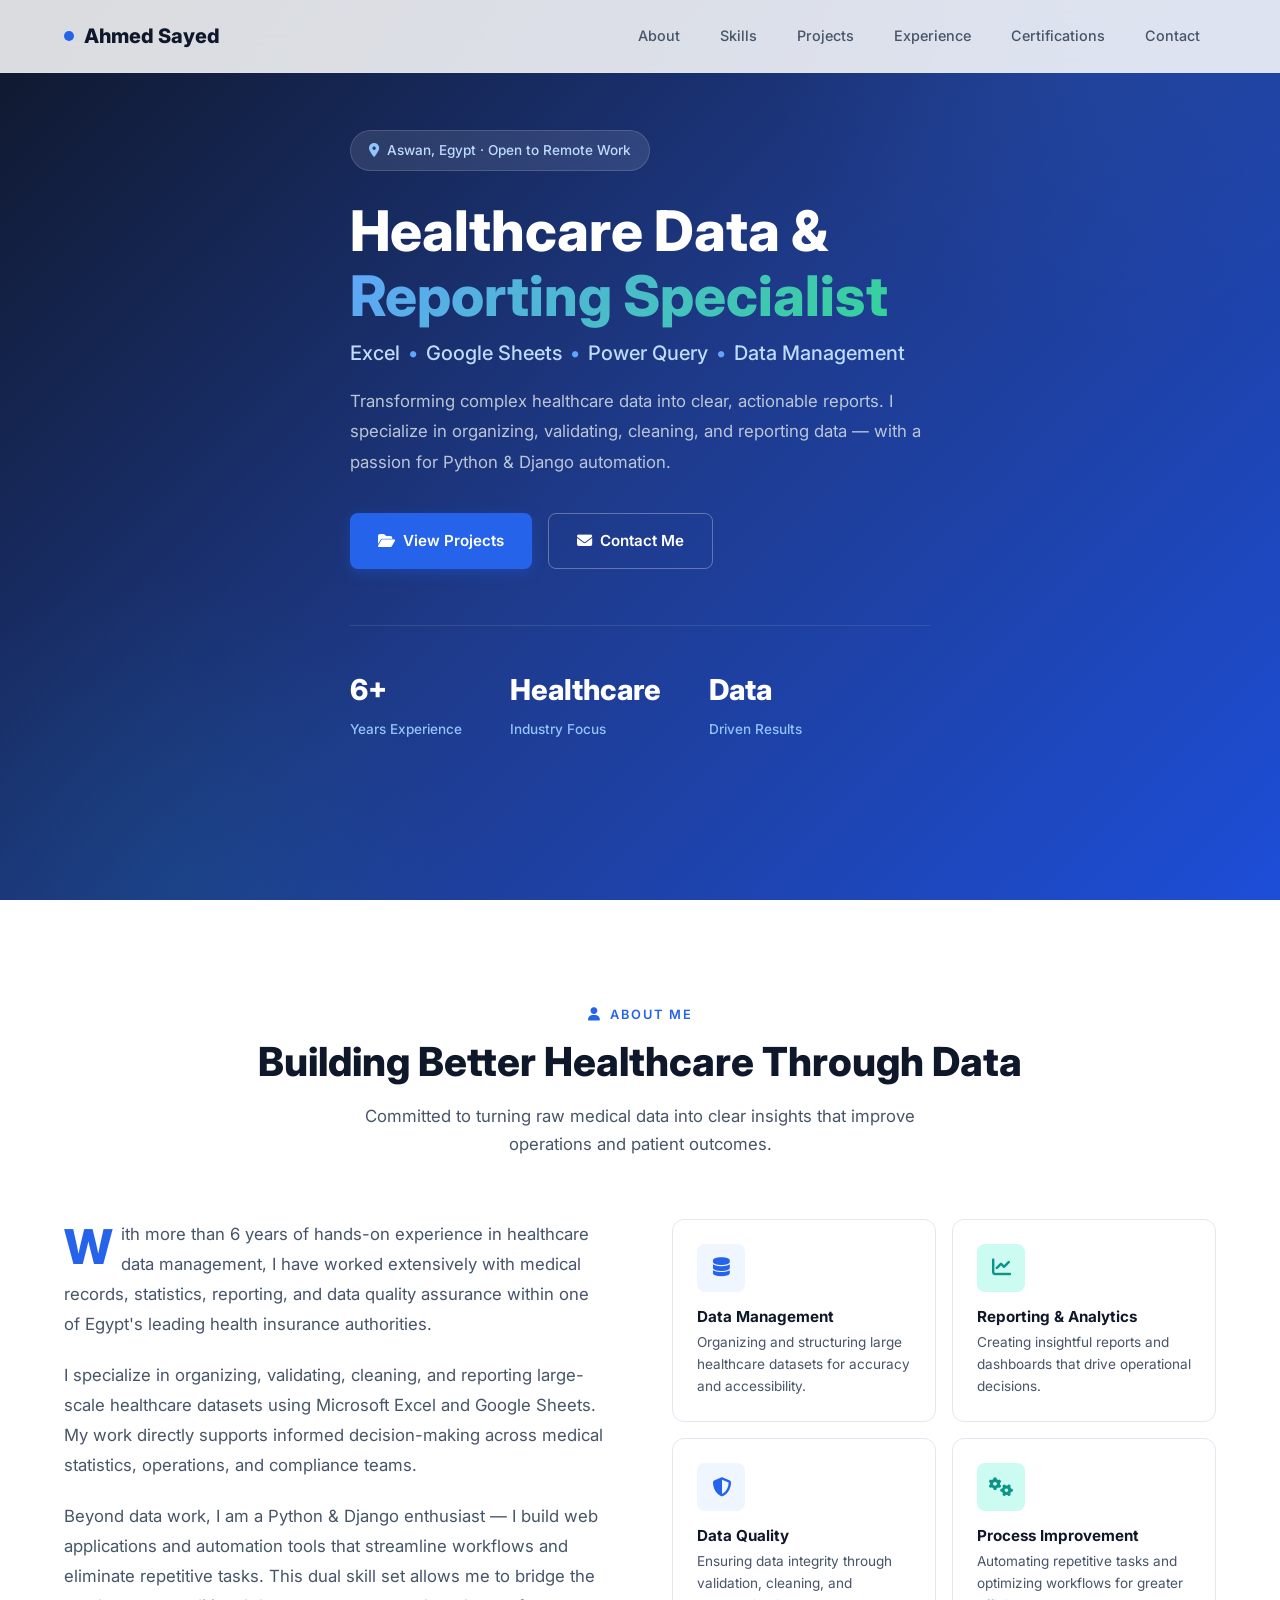
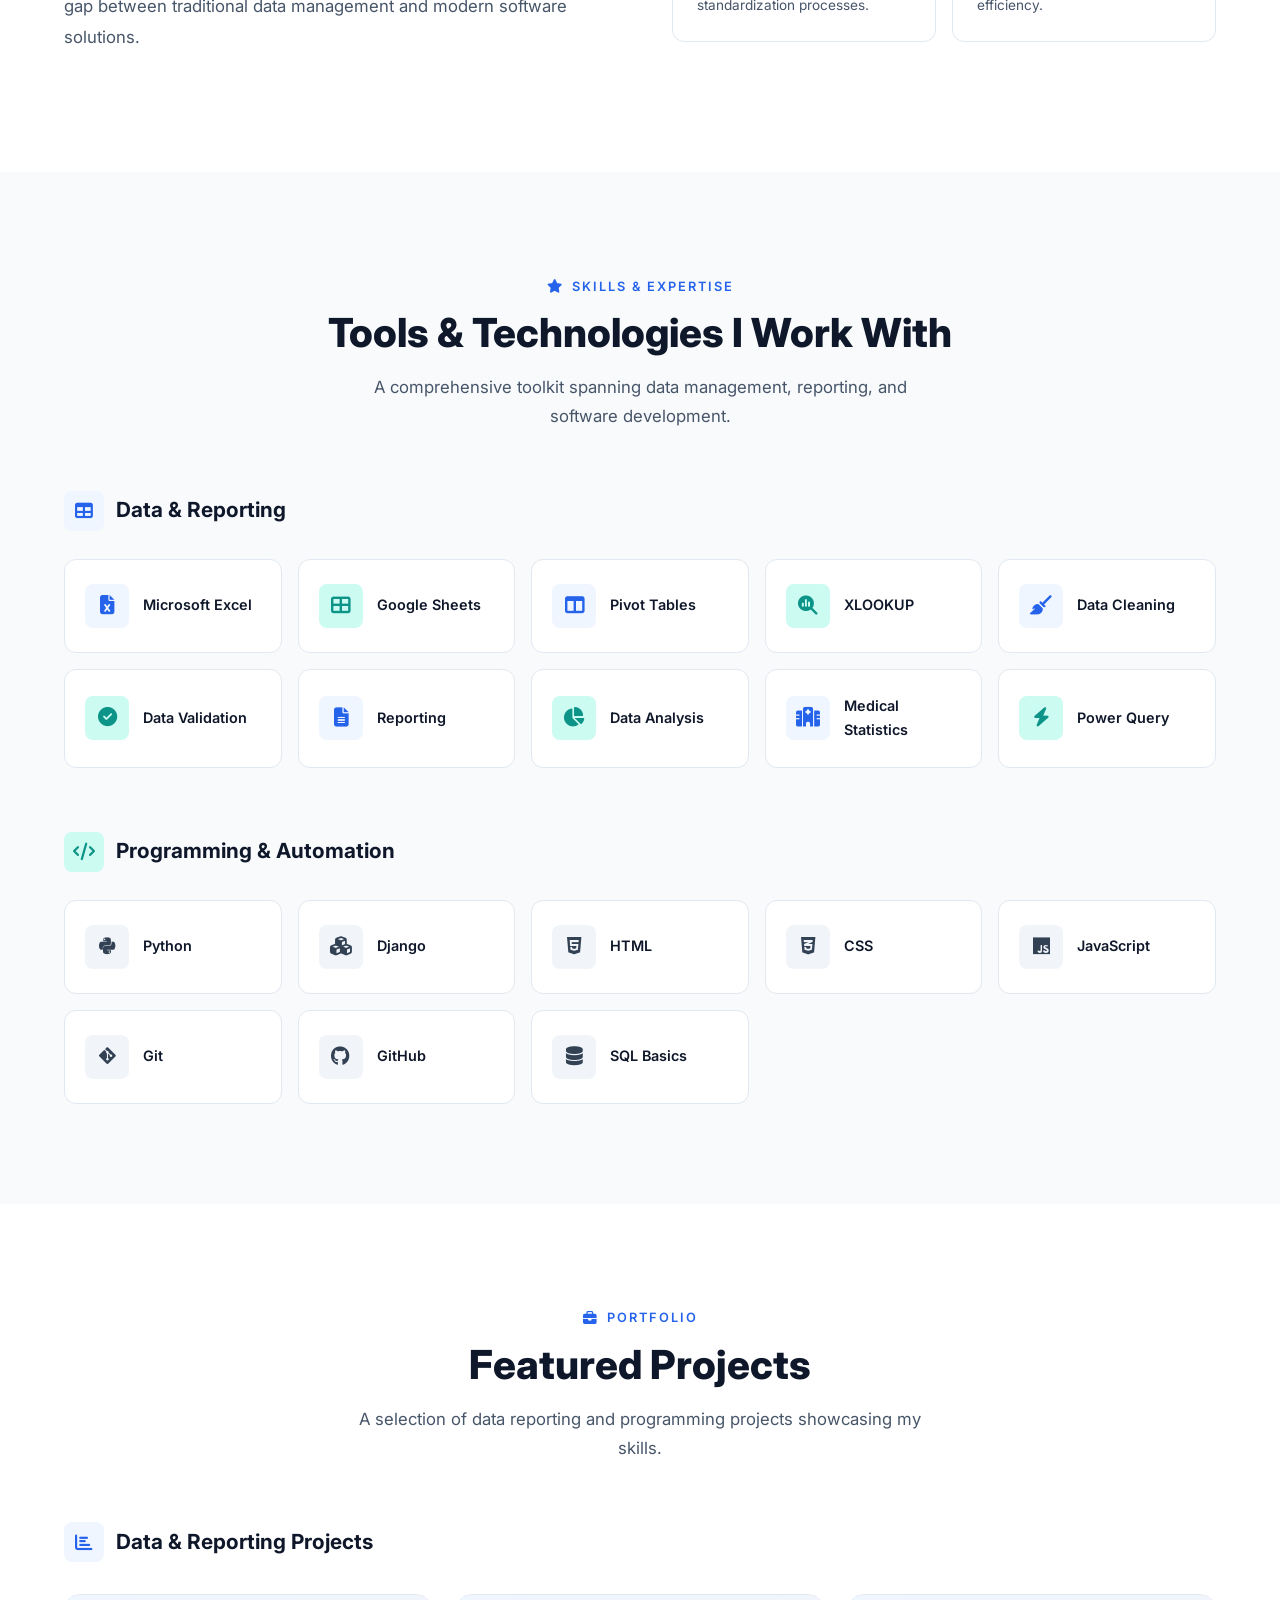
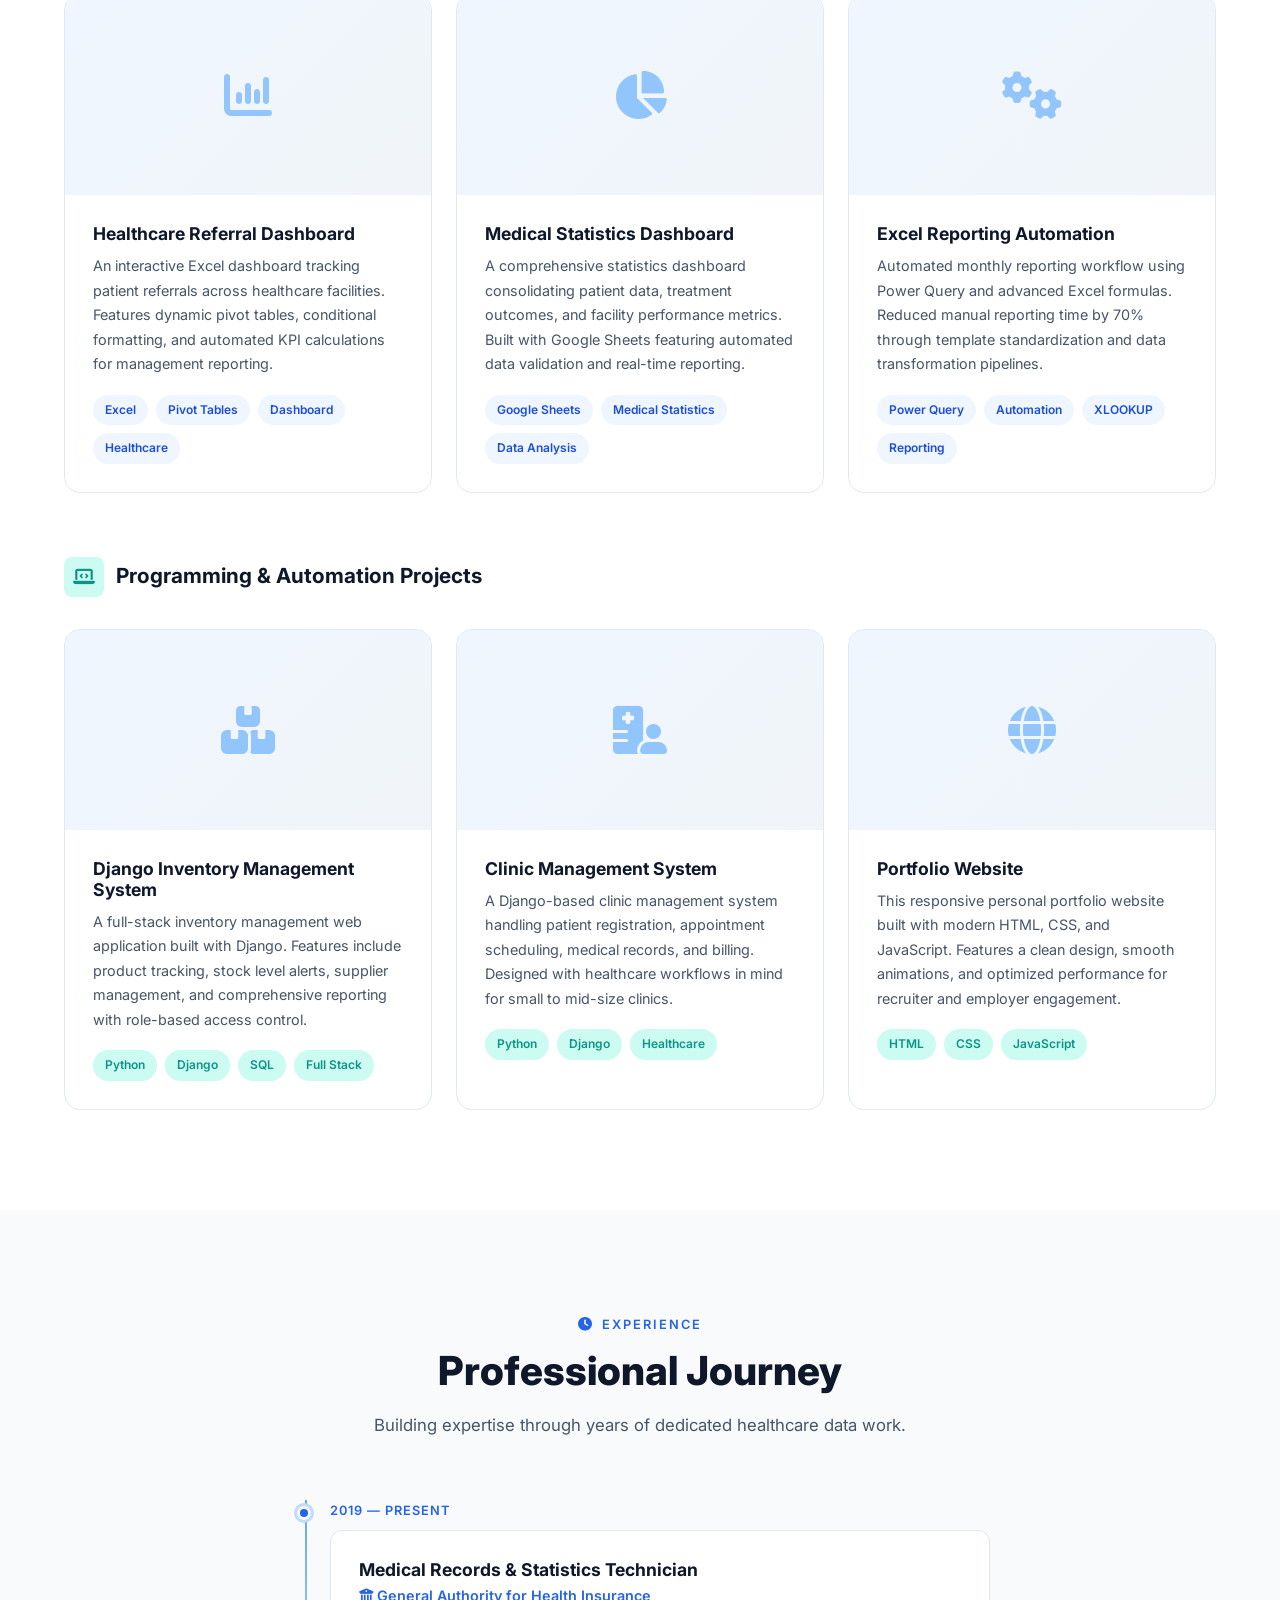
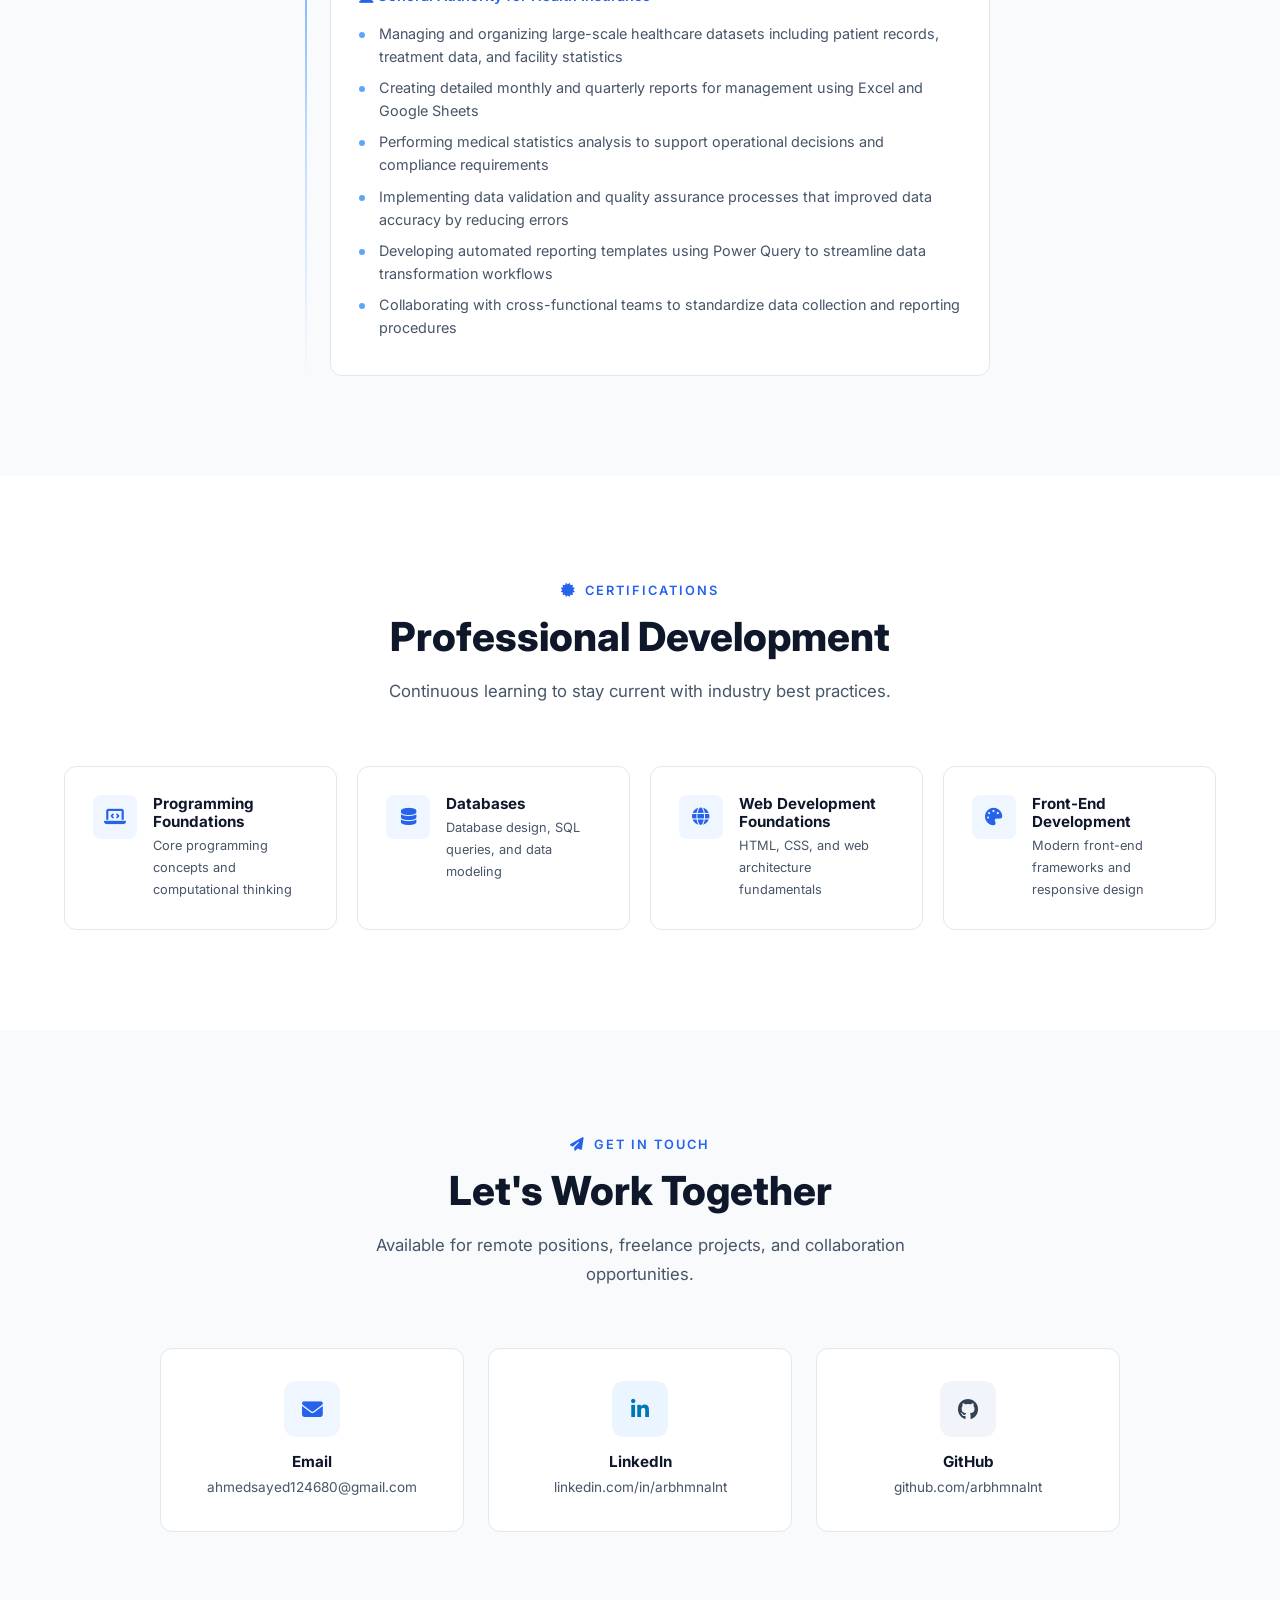
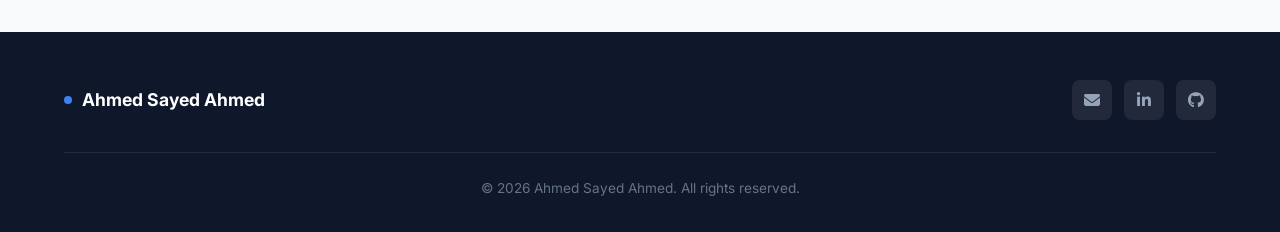
<file: index.html>
<!DOCTYPE html>
<html lang="en">
<head>
  <meta charset="UTF-8">
  <meta name="viewport" content="width=device-width, initial-scale=1.0">
  <title>Ahmed Sayed Ahmed — Healthcare Data & Reporting Specialist</title>
  <meta name="description" content="Healthcare Data & Reporting Specialist with 6+ years of experience in medical records, statistics, reporting, and data management. Excel, Google Sheets, Power Query, Python & Django.">
  <meta name="keywords" content="healthcare data, reporting specialist, medical statistics, Excel, Google Sheets, data management, Python, Django">
  <meta name="author" content="Ahmed Sayed Ahmed">

  <!-- Open Graph -->
  <meta property="og:title" content="Ahmed Sayed Ahmed — Healthcare Data & Reporting Specialist">
  <meta property="og:description" content="6+ years of experience in healthcare data, medical records, statistics, reporting, and data management.">
  <meta property="og:type" content="website">

  <!-- Fonts -->
  <link rel="preconnect" href="https://fonts.googleapis.com">
  <link rel="preconnect" href="https://fonts.gstatic.com" crossorigin>
  <link href="https://fonts.googleapis.com/css2?family=Inter:wght@400;500;600;700;800&display=swap" rel="stylesheet">

  <!-- Icons -->
  <link rel="stylesheet" href="https://cdnjs.cloudflare.com/ajax/libs/font-awesome/6.5.1/css/all.min.css">

  <!-- Styles -->
  <link rel="stylesheet" href="styles.css">
</head>
<body>

  <!-- ========== NAVIGATION ========== -->
  <nav class="navbar" id="navbar">
    <div class="container">
      <a href="#hero" class="nav-brand">
        <span class="brand-dot"></span>
        Ahmed Sayed
      </a>

      <ul class="nav-links" id="nav-links">
        <li><a href="#about">About</a></li>
        <li><a href="#skills">Skills</a></li>
        <li><a href="#projects">Projects</a></li>
        <li><a href="#experience">Experience</a></li>
        <li><a href="#certifications">Certifications</a></li>
        <li><a href="#contact">Contact</a></li>
      </ul>

      <button class="nav-toggle" id="nav-toggle" aria-label="Toggle navigation">
        <span></span>
        <span></span>
        <span></span>
      </button>
    </div>
    <div class="nav-overlay" id="nav-overlay"></div>
  </nav>

  <!-- ========== HERO ========== -->
  <section class="hero" id="hero">
    <div class="container">
      <div class="hero-content">
        <div class="hero-badge">
          <i class="fa-solid fa-location-dot"></i>
          Aswan, Egypt · Open to Remote Work
        </div>

        <h1 class="hero-title">
          Healthcare Data &<br>
          <span class="highlight">Reporting Specialist</span>
        </h1>

        <p class="hero-subtitle">
          Excel <span class="separator">•</span>
          Google Sheets <span class="separator">•</span>
          Power Query <span class="separator">•</span>
          Data Management
        </p>

        <p class="hero-description">
          Transforming complex healthcare data into clear, actionable reports. 
          I specialize in organizing, validating, cleaning, and reporting data 
          — with a passion for Python &amp; Django automation.
        </p>

        <div class="hero-cta">
          <a href="#projects" class="btn btn-primary" id="cta-view-projects">
            <i class="fa-solid fa-folder-open"></i>
            View Projects
          </a>
          <a href="#contact" class="btn btn-outline" id="cta-contact-me">
            <i class="fa-solid fa-envelope"></i>
            Contact Me
          </a>
        </div>

        <div class="hero-stats">
          <div class="stat-item">
            <span class="stat-number">6+</span>
            <span class="stat-label">Years Experience</span>
          </div>
          <div class="stat-item">
            <span class="stat-number">Healthcare</span>
            <span class="stat-label">Industry Focus</span>
          </div>
          <div class="stat-item">
            <span class="stat-number">Data</span>
            <span class="stat-label">Driven Results</span>
          </div>
        </div>
      </div>
    </div>
  </section>

  <!-- ========== ABOUT ========== -->
  <section id="about" class="section-alt">
    <div class="container">
      <div class="section-header reveal">
        <div class="section-label"><i class="fa-solid fa-user"></i> About Me</div>
        <h2 class="section-title">Building Better Healthcare Through Data</h2>
        <p class="section-subtitle">Committed to turning raw medical data into clear insights that improve operations and patient outcomes.</p>
      </div>

      <div class="about-grid">
        <div class="about-text reveal">
          <p>With more than 6 years of hands-on experience in healthcare data management, I have worked extensively with medical records, statistics, reporting, and data quality assurance within one of Egypt's leading health insurance authorities.</p>
          <p>I specialize in organizing, validating, cleaning, and reporting large-scale healthcare datasets using Microsoft Excel and Google Sheets. My work directly supports informed decision-making across medical statistics, operations, and compliance teams.</p>
          <p>Beyond data work, I am a Python &amp; Django enthusiast — I build web applications and automation tools that streamline workflows and eliminate repetitive tasks. This dual skill set allows me to bridge the gap between traditional data management and modern software solutions.</p>
        </div>

        <div class="about-highlights reveal-stagger">
          <div class="highlight-card">
            <div class="card-icon blue"><i class="fa-solid fa-database"></i></div>
            <h4>Data Management</h4>
            <p>Organizing and structuring large healthcare datasets for accuracy and accessibility.</p>
          </div>
          <div class="highlight-card">
            <div class="card-icon teal"><i class="fa-solid fa-chart-line"></i></div>
            <h4>Reporting & Analytics</h4>
            <p>Creating insightful reports and dashboards that drive operational decisions.</p>
          </div>
          <div class="highlight-card">
            <div class="card-icon blue"><i class="fa-solid fa-shield-halved"></i></div>
            <h4>Data Quality</h4>
            <p>Ensuring data integrity through validation, cleaning, and standardization processes.</p>
          </div>
          <div class="highlight-card">
            <div class="card-icon teal"><i class="fa-solid fa-gears"></i></div>
            <h4>Process Improvement</h4>
            <p>Automating repetitive tasks and optimizing workflows for greater efficiency.</p>
          </div>
        </div>
      </div>
    </div>
  </section>

  <!-- ========== SKILLS ========== -->
  <section id="skills">
    <div class="container">
      <div class="section-header reveal">
        <div class="section-label"><i class="fa-solid fa-star"></i> Skills & Expertise</div>
        <h2 class="section-title">Tools & Technologies I Work With</h2>
        <p class="section-subtitle">A comprehensive toolkit spanning data management, reporting, and software development.</p>
      </div>

      <!-- Data & Reporting Skills -->
      <div class="skills-category reveal">
        <div class="skills-category-header">
          <div class="cat-icon blue"><i class="fa-solid fa-table"></i></div>
          <h3>Data & Reporting</h3>
        </div>
        <div class="skills-grid reveal-stagger">
          <div class="skill-card">
            <div class="skill-icon blue"><i class="fa-solid fa-file-excel"></i></div>
            <span class="skill-name">Microsoft Excel</span>
          </div>
          <div class="skill-card">
            <div class="skill-icon teal"><i class="fa-solid fa-table-cells-large"></i></div>
            <span class="skill-name">Google Sheets</span>
          </div>
          <div class="skill-card">
            <div class="skill-icon blue"><i class="fa-solid fa-table-columns"></i></div>
            <span class="skill-name">Pivot Tables</span>
          </div>
          <div class="skill-card">
            <div class="skill-icon teal"><i class="fa-solid fa-magnifying-glass-chart"></i></div>
            <span class="skill-name">XLOOKUP</span>
          </div>
          <div class="skill-card">
            <div class="skill-icon blue"><i class="fa-solid fa-broom"></i></div>
            <span class="skill-name">Data Cleaning</span>
          </div>
          <div class="skill-card">
            <div class="skill-icon teal"><i class="fa-solid fa-circle-check"></i></div>
            <span class="skill-name">Data Validation</span>
          </div>
          <div class="skill-card">
            <div class="skill-icon blue"><i class="fa-solid fa-file-lines"></i></div>
            <span class="skill-name">Reporting</span>
          </div>
          <div class="skill-card">
            <div class="skill-icon teal"><i class="fa-solid fa-chart-pie"></i></div>
            <span class="skill-name">Data Analysis</span>
          </div>
          <div class="skill-card">
            <div class="skill-icon blue"><i class="fa-solid fa-hospital"></i></div>
            <span class="skill-name">Medical Statistics</span>
          </div>
          <div class="skill-card">
            <div class="skill-icon teal"><i class="fa-solid fa-bolt"></i></div>
            <span class="skill-name">Power Query</span>
          </div>
        </div>
      </div>

      <!-- Programming & Automation Skills -->
      <div class="skills-category reveal">
        <div class="skills-category-header">
          <div class="cat-icon teal"><i class="fa-solid fa-code"></i></div>
          <h3>Programming & Automation</h3>
        </div>
        <div class="skills-grid reveal-stagger">
          <div class="skill-card">
            <div class="skill-icon dark"><i class="fa-brands fa-python"></i></div>
            <span class="skill-name">Python</span>
          </div>
          <div class="skill-card">
            <div class="skill-icon dark"><i class="fa-solid fa-cubes"></i></div>
            <span class="skill-name">Django</span>
          </div>
          <div class="skill-card">
            <div class="skill-icon dark"><i class="fa-brands fa-html5"></i></div>
            <span class="skill-name">HTML</span>
          </div>
          <div class="skill-card">
            <div class="skill-icon dark"><i class="fa-brands fa-css3-alt"></i></div>
            <span class="skill-name">CSS</span>
          </div>
          <div class="skill-card">
            <div class="skill-icon dark"><i class="fa-brands fa-js"></i></div>
            <span class="skill-name">JavaScript</span>
          </div>
          <div class="skill-card">
            <div class="skill-icon dark"><i class="fa-brands fa-git-alt"></i></div>
            <span class="skill-name">Git</span>
          </div>
          <div class="skill-card">
            <div class="skill-icon dark"><i class="fa-brands fa-github"></i></div>
            <span class="skill-name">GitHub</span>
          </div>
          <div class="skill-card">
            <div class="skill-icon dark"><i class="fa-solid fa-database"></i></div>
            <span class="skill-name">SQL Basics</span>
          </div>
        </div>
      </div>
    </div>
  </section>

  <!-- ========== PROJECTS ========== -->
  <section id="projects" class="section-alt">
    <div class="container">
      <div class="section-header reveal">
        <div class="section-label"><i class="fa-solid fa-briefcase"></i> Portfolio</div>
        <h2 class="section-title">Featured Projects</h2>
        <p class="section-subtitle">A selection of data reporting and programming projects showcasing my skills.</p>
      </div>

      <!-- Data Projects -->
      <div class="projects-category reveal">
        <div class="projects-category-header">
          <div class="cat-icon blue"><i class="fa-solid fa-chart-bar"></i></div>
          <h3>Data & Reporting Projects</h3>
        </div>
        <div class="projects-grid reveal-stagger">
          <div class="project-card" id="project-referral-dashboard">
            <div class="project-thumbnail">
              <i class="fa-solid fa-chart-column placeholder-icon"></i>
            </div>
            <div class="project-body">
              <h4>Healthcare Referral Dashboard</h4>
              <p>An interactive Excel dashboard tracking patient referrals across healthcare facilities. Features dynamic pivot tables, conditional formatting, and automated KPI calculations for management reporting.</p>
              <div class="project-tags">
                <span class="project-tag">Excel</span>
                <span class="project-tag">Pivot Tables</span>
                <span class="project-tag">Dashboard</span>
                <span class="project-tag">Healthcare</span>
              </div>
            </div>
          </div>

          <div class="project-card" id="project-stats-dashboard">
            <div class="project-thumbnail">
              <i class="fa-solid fa-chart-pie placeholder-icon"></i>
            </div>
            <div class="project-body">
              <h4>Medical Statistics Dashboard</h4>
              <p>A comprehensive statistics dashboard consolidating patient data, treatment outcomes, and facility performance metrics. Built with Google Sheets featuring automated data validation and real-time reporting.</p>
              <div class="project-tags">
                <span class="project-tag">Google Sheets</span>
                <span class="project-tag">Medical Statistics</span>
                <span class="project-tag">Data Analysis</span>
              </div>
            </div>
          </div>

          <div class="project-card" id="project-excel-automation">
            <div class="project-thumbnail">
              <i class="fa-solid fa-gears placeholder-icon"></i>
            </div>
            <div class="project-body">
              <h4>Excel Reporting Automation</h4>
              <p>Automated monthly reporting workflow using Power Query and advanced Excel formulas. Reduced manual reporting time by 70% through template standardization and data transformation pipelines.</p>
              <div class="project-tags">
                <span class="project-tag">Power Query</span>
                <span class="project-tag">Automation</span>
                <span class="project-tag">XLOOKUP</span>
                <span class="project-tag">Reporting</span>
              </div>
            </div>
          </div>
        </div>
      </div>

      <!-- Programming Projects -->
      <div class="projects-category reveal">
        <div class="projects-category-header">
          <div class="cat-icon teal"><i class="fa-solid fa-laptop-code"></i></div>
          <h3>Programming & Automation Projects</h3>
        </div>
        <div class="projects-grid reveal-stagger">
          <div class="project-card" id="project-inventory">
            <div class="project-thumbnail">
              <i class="fa-solid fa-boxes-stacked placeholder-icon"></i>
            </div>
            <div class="project-body">
              <h4>Django Inventory Management System</h4>
              <p>A full-stack inventory management web application built with Django. Features include product tracking, stock level alerts, supplier management, and comprehensive reporting with role-based access control.</p>
              <div class="project-tags">
                <span class="project-tag teal">Python</span>
                <span class="project-tag teal">Django</span>
                <span class="project-tag teal">SQL</span>
                <span class="project-tag teal">Full Stack</span>
              </div>
            </div>
          </div>

          <div class="project-card" id="project-clinic">
            <div class="project-thumbnail">
              <i class="fa-solid fa-hospital-user placeholder-icon"></i>
            </div>
            <div class="project-body">
              <h4>Clinic Management System</h4>
              <p>A Django-based clinic management system handling patient registration, appointment scheduling, medical records, and billing. Designed with healthcare workflows in mind for small to mid-size clinics.</p>
              <div class="project-tags">
                <span class="project-tag teal">Python</span>
                <span class="project-tag teal">Django</span>
                <span class="project-tag teal">Healthcare</span>
              </div>
            </div>
          </div>

          <div class="project-card" id="project-portfolio">
            <div class="project-thumbnail">
              <i class="fa-solid fa-globe placeholder-icon"></i>
            </div>
            <div class="project-body">
              <h4>Portfolio Website</h4>
              <p>This responsive personal portfolio website built with modern HTML, CSS, and JavaScript. Features a clean design, smooth animations, and optimized performance for recruiter and employer engagement.</p>
              <div class="project-tags">
                <span class="project-tag teal">HTML</span>
                <span class="project-tag teal">CSS</span>
                <span class="project-tag teal">JavaScript</span>
              </div>
            </div>
          </div>
        </div>
      </div>
    </div>
  </section>

  <!-- ========== EXPERIENCE ========== -->
  <section id="experience">
    <div class="container">
      <div class="section-header reveal">
        <div class="section-label"><i class="fa-solid fa-clock"></i> Experience</div>
        <h2 class="section-title">Professional Journey</h2>
        <p class="section-subtitle">Building expertise through years of dedicated healthcare data work.</p>
      </div>

      <div class="timeline reveal">
        <div class="timeline-item">
          <div class="timeline-dot"></div>
          <div class="timeline-date">2019 — Present</div>
          <div class="timeline-card">
            <h4>Medical Records & Statistics Technician</h4>
            <p class="company"><i class="fa-solid fa-building-columns"></i> General Authority for Health Insurance</p>
            <ul>
              <li>Managing and organizing large-scale healthcare datasets including patient records, treatment data, and facility statistics</li>
              <li>Creating detailed monthly and quarterly reports for management using Excel and Google Sheets</li>
              <li>Performing medical statistics analysis to support operational decisions and compliance requirements</li>
              <li>Implementing data validation and quality assurance processes that improved data accuracy by reducing errors</li>
              <li>Developing automated reporting templates using Power Query to streamline data transformation workflows</li>
              <li>Collaborating with cross-functional teams to standardize data collection and reporting procedures</li>
            </ul>
          </div>
        </div>
      </div>
    </div>
  </section>

  <!-- ========== CERTIFICATIONS ========== -->
  <section id="certifications" class="section-alt">
    <div class="container">
      <div class="section-header reveal">
        <div class="section-label"><i class="fa-solid fa-certificate"></i> Certifications</div>
        <h2 class="section-title">Professional Development</h2>
        <p class="section-subtitle">Continuous learning to stay current with industry best practices.</p>
      </div>

      <div class="certs-grid reveal-stagger">
        <div class="cert-card">
          <div class="cert-icon"><i class="fa-solid fa-laptop-code"></i></div>
          <div>
            <h4>Programming Foundations</h4>
            <p>Core programming concepts and computational thinking</p>
          </div>
        </div>
        <div class="cert-card">
          <div class="cert-icon"><i class="fa-solid fa-database"></i></div>
          <div>
            <h4>Databases</h4>
            <p>Database design, SQL queries, and data modeling</p>
          </div>
        </div>
        <div class="cert-card">
          <div class="cert-icon"><i class="fa-solid fa-globe"></i></div>
          <div>
            <h4>Web Development Foundations</h4>
            <p>HTML, CSS, and web architecture fundamentals</p>
          </div>
        </div>
        <div class="cert-card">
          <div class="cert-icon"><i class="fa-solid fa-palette"></i></div>
          <div>
            <h4>Front-End Development</h4>
            <p>Modern front-end frameworks and responsive design</p>
          </div>
        </div>
      </div>
    </div>
  </section>

  <!-- ========== CONTACT ========== -->
  <section id="contact">
    <div class="container">
      <div class="section-header reveal">
        <div class="section-label"><i class="fa-solid fa-paper-plane"></i> Get In Touch</div>
        <h2 class="section-title">Let's Work Together</h2>
        <p class="section-subtitle">Available for remote positions, freelance projects, and collaboration opportunities.</p>
      </div>

      <div class="contact-grid reveal-stagger">
        <a href="mailto:ahmedsayed124680@gmail.com" class="contact-card" id="contact-email">
          <div class="contact-icon blue"><i class="fa-solid fa-envelope"></i></div>
          <div class="contact-info">
            <h4>Email</h4>
            <p>ahmedsayed124680@gmail.com</p>
          </div>
        </a>
        <a href="https://www.linkedin.com/in/arbhmnalnt" target="_blank" rel="noopener noreferrer" class="contact-card" id="contact-linkedin">
          <div class="contact-icon linkedin"><i class="fa-brands fa-linkedin-in"></i></div>
          <div class="contact-info">
            <h4>LinkedIn</h4>
            <p>linkedin.com/in/arbhmnalnt</p>
          </div>
        </a>
        <a href="https://github.com/arbhmnalnt" target="_blank" rel="noopener noreferrer" class="contact-card" id="contact-github">
          <div class="contact-icon dark"><i class="fa-brands fa-github"></i></div>
          <div class="contact-info">
            <h4>GitHub</h4>
            <p>github.com/arbhmnalnt</p>
          </div>
        </a>
      </div>
    </div>
  </section>

  <!-- ========== FOOTER ========== -->
  <footer class="footer">
    <div class="container">
      <div class="footer-content">
        <div class="footer-brand">
          <span class="brand-dot"></span>
          Ahmed Sayed Ahmed
        </div>
        <div class="footer-social">
          <a href="mailto:arbhmnalnt@gmail.com" aria-label="Email" id="footer-email"><i class="fa-solid fa-envelope"></i></a>
          <a href="https://www.linkedin.com/in/arbhmnalnt" target="_blank" rel="noopener noreferrer" aria-label="LinkedIn" id="footer-linkedin"><i class="fa-brands fa-linkedin-in"></i></a>
          <a href="https://github.com/arbhmnalnt" target="_blank" rel="noopener noreferrer" aria-label="GitHub" id="footer-github"><i class="fa-brands fa-github"></i></a>
        </div>
      </div>
      <div class="footer-bottom">
        &copy; 2026 Ahmed Sayed Ahmed. All rights reserved.
      </div>
    </div>
  </footer>

  <script src="script.js"></script>
</body>
</html>
</file>
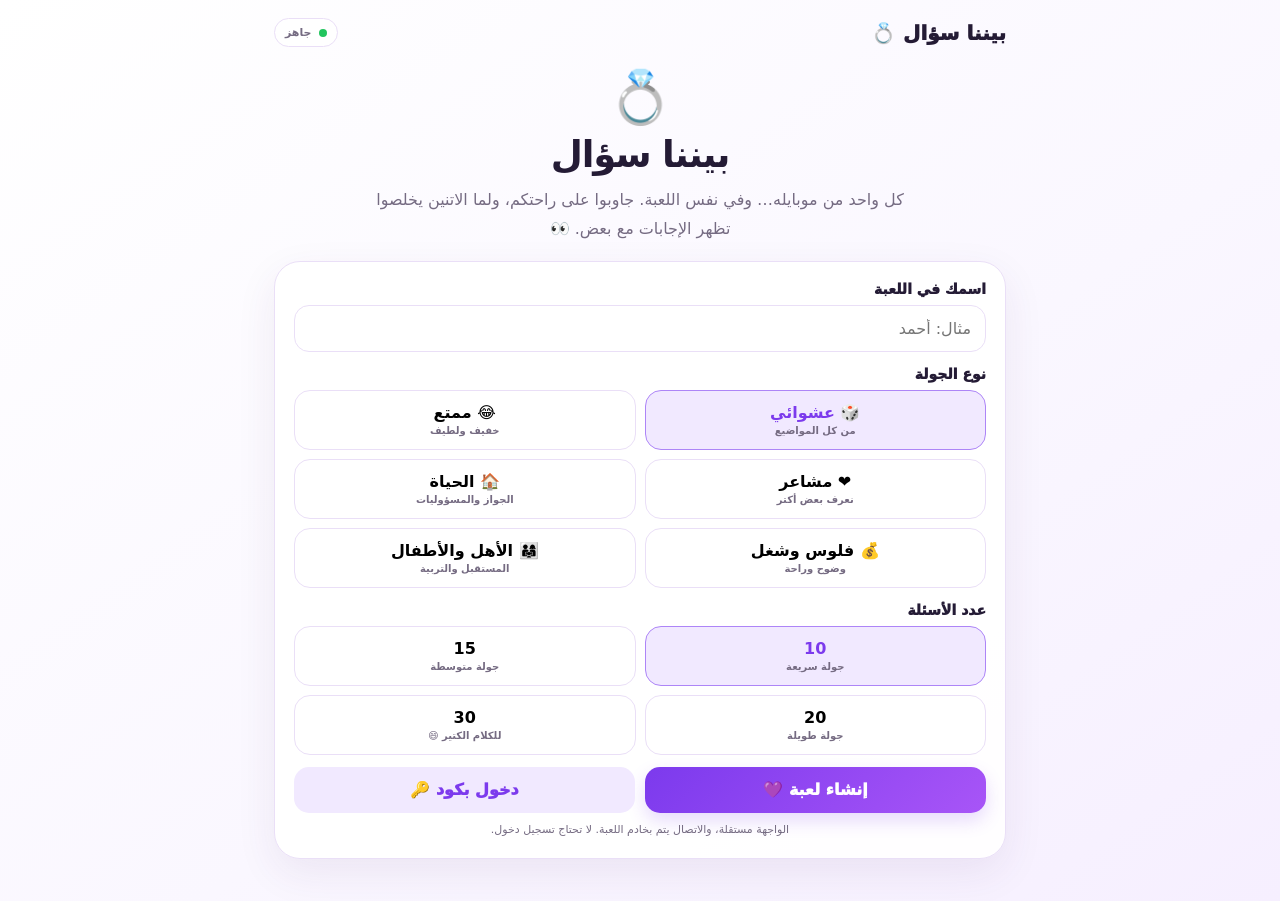
<file: bayna-soal/index.html>
<!doctype html>
<html lang="ar" dir="rtl">
<head>
<meta charset="utf-8">
<meta name="viewport" content="width=device-width,initial-scale=1,viewport-fit=cover">
<meta name="theme-color" content="#7c3aed">
<title>بيننا سؤال 💍</title>
<style>
:root{--bg:#faf7ff;--card:#fff;--text:#241b35;--muted:#756b82;--p:#7c3aed;--p2:#a855f7;--soft:#f1e9ff;--border:#eadff7;--ok:#16794c;--okbg:#edf9f3;--err:#b42318;--errbg:#fff0ef}
*{box-sizing:border-box}body{margin:0;min-height:100vh;background:linear-gradient(145deg,#fff,#faf7ff 58%,#f6efff);color:var(--text);font-family:system-ui,-apple-system,"Segoe UI",Tahoma,Arial,sans-serif}
.app{width:min(760px,100%);margin:auto;padding:18px 14px 42px}.top{display:flex;justify-content:space-between;align-items:center;gap:10px}.logo{font-size:20px;font-weight:950}.net{display:inline-flex;align-items:center;gap:7px;padding:7px 10px;border:1px solid var(--border);border-radius:999px;background:#fff;color:var(--muted);font-size:11px;font-weight:850}.dot{width:8px;height:8px;border-radius:50%;background:#bbb}.dot.ok{background:#22c55e}.dot.err{background:#ef4444}
.hero{text-align:center;padding:20px 8px 17px}.ring{font-size:52px}.hero h1{font-size:37px;line-height:1.15;margin:6px 0 8px;letter-spacing:-1.2px}.hero p{margin:0 auto;max-width:560px;color:var(--muted);line-height:1.85}
.card{background:rgba(255,255,255,.96);border:1px solid var(--border);border-radius:26px;padding:19px;box-shadow:0 14px 40px rgba(71,36,108,.08)}
.title{font-size:14px;font-weight:950;margin:0 0 8px}
input,textarea{width:100%;padding:13px 14px;border:1px solid var(--border);border-radius:15px;font:inherit;outline:none;background:#fff;color:var(--text)}textarea{min-height:125px;resize:vertical;line-height:1.7}
.choices{display:grid;grid-template-columns:1fr 1fr;gap:9px}.choice{min-height:60px;border:1px solid var(--border);background:#fff;border-radius:16px;padding:12px 8px;font:inherit;font-weight:900;cursor:pointer}.choice small{display:block;color:var(--muted);font-size:10px;margin-top:3px;font-weight:650}.choice.selected{background:var(--soft);border-color:#ad85f7;color:var(--p)}
.actions{display:grid;grid-template-columns:1fr 1fr;gap:10px;margin-top:12px}button{font:inherit;border:0;cursor:pointer;min-height:46px;padding:12px 14px;border-radius:15px;font-weight:950}.primary{background:linear-gradient(135deg,var(--p),var(--p2));color:#fff;box-shadow:0 8px 18px rgba(124,58,237,.18)}.secondary{background:var(--soft);color:var(--p)}.ghost{background:#f7f3fb}.danger{background:var(--errbg);color:var(--err)}button:disabled{opacity:.5;cursor:not-allowed;box-shadow:none}
.hidden{display:none!important}.alert{padding:11px 13px;border-radius:15px;font-size:12px;line-height:1.7;font-weight:800;margin-bottom:12px}.alert.err{background:var(--errbg);color:var(--err)}.alert.ok{background:var(--okbg);color:var(--ok)}.help{text-align:center;color:var(--muted);font-size:11px;line-height:1.7;margin-top:8px}
.head{display:flex;justify-content:space-between;align-items:center;gap:10px;flex-wrap:wrap}.tag{display:inline-block;background:var(--soft);color:var(--p);border-radius:999px;padding:7px 10px;font-size:11px;font-weight:950}.code{text-align:center;font-size:34px;letter-spacing:7px;color:var(--p);font-weight:950;margin:12px 0}
.players{display:grid;gap:8px;margin:14px 0}.player{display:flex;justify-content:space-between;align-items:center;gap:10px;padding:12px;background:#fbf9fd;border:1px solid var(--border);border-radius:17px}.pn{font-weight:900}.badge{font-size:10px;background:var(--soft);color:var(--p);padding:6px 8px;border-radius:999px;font-weight:900}
.wait{padding:12px;background:#fffaf0;border:1px solid #f2dfb9;color:#765c22;border-radius:16px;font-size:12px;line-height:1.7}.bar{height:8px;background:#eee7f5;border-radius:99px;overflow:hidden;margin:12px 0 18px}.bar>div{height:100%;width:0;background:linear-gradient(90deg,var(--p),var(--p2));transition:.3s}
.qmeta{display:flex;gap:8px;flex-wrap:wrap}.question{font-size:27px;line-height:1.65;font-weight:950;text-align:center;margin:20px 0}
.reveal{display:grid;grid-template-columns:1fr 1fr;gap:10px;margin-top:13px}.revealcard{border:1px solid var(--border);border-radius:18px;padding:14px;background:#fff}.rt{font-size:11px;color:var(--muted);font-weight:900;margin-bottom:7px}.ra{font-size:15px;line-height:1.75;white-space:pre-wrap;overflow-wrap:anywhere}
.result{text-align:center}.big{font-size:42px}.score{font-size:50px;color:var(--p);font-weight:950}.stats{display:grid;grid-template-columns:1fr 1fr;gap:9px;margin:15px 0}.stat{padding:13px;background:#fbf9fd;border:1px solid var(--border);border-radius:16px}.stat b{display:block;color:var(--p);font-size:22px}.stat span{font-size:10px;color:var(--muted);font-weight:800}
@media(max-width:560px){.choices,.actions,.reveal{grid-template-columns:1fr}.hero h1{font-size:32px}.question{font-size:23px}.card{padding:16px}.code{font-size:29px}}
</style>
</head>
<body>
<div class="app">
  <div class="top"><div class="logo">بيننا سؤال 💍</div><div id="net" class="net"><i class="dot"></i><span>جاهز</span></div></div>

  <main id="home">
    <div class="hero"><div class="ring">💍</div><h1>بيننا سؤال</h1><p>كل واحد من موبايله… وفي نفس اللعبة. جاوبوا على راحتكم، ولما الاتنين يخلصوا تظهر الإجابات مع بعض. 👀</p></div>
    <div class="card">
      <div id="homeAlert" class="alert err hidden"></div>
      <div class="title">اسمك في اللعبة</div><input id="name" maxlength="30" placeholder="مثال: أحمد">
      <div style="height:14px"></div>
      <div class="title">نوع الجولة</div>
      <div id="cats" class="choices">
        <button type="button" class="choice selected" data-cat="all">🎲 عشوائي<small>من كل المواضيع</small></button>
        <button type="button" class="choice" data-cat="fun">😂 ممتع<small>خفيف ولطيف</small></button>
        <button type="button" class="choice" data-cat="feelings">❤️ مشاعر<small>نعرف بعض أكتر</small></button>
        <button type="button" class="choice" data-cat="life">🏠 الحياة<small>الجواز والمسؤوليات</small></button>
        <button type="button" class="choice" data-cat="money">💰 فلوس وشغل<small>وضوح وراحة</small></button>
        <button type="button" class="choice" data-cat="family">👨‍👩‍👧 الأهل والأطفال<small>المستقبل والتربية</small></button>
      </div>
      <div style="height:14px"></div>
      <div class="title">عدد الأسئلة</div>
      <div id="lens" class="choices">
        <button type="button" class="choice selected" data-len="10">10<small>جولة سريعة</small></button>
        <button type="button" class="choice" data-len="15">15<small>جولة متوسطة</small></button>
        <button type="button" class="choice" data-len="20">20<small>جولة طويلة</small></button>
        <button type="button" class="choice" data-len="30">30<small>للكلام الكتير 😄</small></button>
      </div>
      <div class="actions"><button id="create" class="primary">إنشاء لعبة 💜</button><button id="openJoin" class="secondary">دخول بكود 🔑</button></div>
      <div id="joinBox" class="hidden" style="margin-top:12px"><div class="title">كود الغرفة</div><input id="code" maxlength="6" inputmode="latin" placeholder="A7K9Q2"><button id="join" class="primary" style="margin-top:10px">انضم للعبة</button></div>
      <div class="help">الواجهة مستقلة، والاتصال يتم بخادم اللعبة. لا تحتاج تسجيل دخول.</div>
    </div>
  </main>

  <section id="lobby" class="hidden"><div class="card">
    <div class="head"><button id="leaveLobby" class="ghost">← خروج</button><span class="tag">غرفة خاصة</span></div>
    <div class="help">ابعت الكود للطرف الثاني</div><div id="roomCode" class="code">------</div>
    <div class="actions"><button id="share" class="secondary">📤 مشاركة</button><button id="copy" class="ghost">🔗 نسخ الرابط</button></div>
    <div id="lobbyAlert" class="alert err hidden" style="margin-top:12px"></div>
    <div class="title">اللاعبين</div><div id="players" class="players"></div>
    <div id="wait" class="wait">في انتظار الطرف الثاني يدخل…</div>
    <button id="ready" class="primary" style="width:100%;margin-top:10px" disabled>أنا جاهز ✅</button>
    <button id="start" class="primary hidden" style="width:100%;margin-top:10px">ابدأ الجولة 🚀</button>
    <div class="help">صاحب الغرفة يبدأ بعد ما الاتنين يبقوا جاهزين.</div>
  </div></section>

  <section id="game" class="hidden"><div class="card">
    <div class="head"><button id="leaveGame" class="ghost">← خروج</button><span id="round" class="tag">الجولة</span></div>
    <div class="bar"><div id="bar"></div></div>
    <div class="qmeta"><span id="catTag" class="tag"></span><span id="qnum" class="tag"></span></div>
    <div id="question" class="question"></div><div id="gameAlert" class="alert err hidden"></div>
    <div id="write"><textarea id="answer" maxlength="3000" placeholder="اكتب إجابتك براحتك..."></textarea><div class="help">إجابتك تفضل مخفية لحد ما الطرف الثاني يجاوب.</div><button id="send" class="primary" style="width:100%;margin-top:10px">إرسال الإجابة ❤️</button></div>
    <div id="waiting" class="hidden"><div class="wait" style="text-align:center">✅ إجابتك اتبعت<br>مستني الطرف الثاني…</div></div>
    <div id="revealBox" class="hidden"><div class="alert ok" style="text-align:center">🎉 الاتنين جاوبوا — شوفوا الإجابتين!</div><div id="reveal" class="reveal"></div><button id="next" class="primary" style="width:100%;margin-top:10px">السؤال التالي →</button></div>
    <button id="finish" class="danger" style="width:100%;margin-top:10px">إنهاء الجولة</button>
  </div></section>

  <section id="result" class="hidden"><div class="card result"><div class="big">🎉</div><h2>جولة جميلة!</h2><div id="score" class="score">0</div><p id="resultText">فتحتوا كلام جديد 😊</p><div class="stats"><div class="stat"><b id="done">0</b><span>سؤال</span></div><div class="stat"><b id="rcode">------</b><span>كود الغرفة</span></div></div><button id="newGame" class="primary" style="width:100%">جولة جديدة ✨</button></div></section>
</div>

<script>
const API="https://bggmjaealbuxgnrxgfeu.supabase.co/functions/v1/bayna-soal";
const S={room:null,player:null,name:"",status:"home",timer:null,players:[],question:null,meAnswer:null,other:null,category:"all",length:10};
const $=id=>document.getElementById(id);
const show=id=>$(id).classList.remove("hidden"),hide=id=>$(id).classList.add("hidden");
const msg=(id,t,ok=false)=>{$(id).textContent=t;$(id).className="alert "+(ok?"ok":"err");show(id)};
const setNet=(ok,t)=>{$("net").querySelector(".dot").className="dot "+(ok?"ok":"err");$("net").querySelector("span").textContent=t};
const esc=s=>String(s).replace(/[&<>"']/g,c=>({"&":"&amp;","<":"&lt;",">":"&gt;",'"':"&quot;","'":"&#39;"}[c]));
async function call(action,params){
  const u=new URL(API);u.searchParams.set("api",action);
  Object.entries(params||{}).forEach(([k,v])=>u.searchParams.set(k,String(v)));
  const r=await fetch(u.toString(),{cache:"no-store"});
  let d=null;try{d=await r.json()}catch{}
  if(!r.ok||d?.error)throw new Error(d?.error||("HTTP "+r.status));
  return d;
}
function save(){sessionStorage.setItem("bayna",JSON.stringify({room:S.room,player:S.player,name:S.name,status:S.status,category:S.category,length:S.length}))}
function restore(){try{const x=JSON.parse(sessionStorage.getItem("bayna")||"null");if(!x)return false;Object.assign(S,x);return !!S.room&&!!S.player}catch{return false}}
function clearSession(){sessionStorage.removeItem("bayna")}
function catTitle(c){return {all:"عشوائي",fun:"ممتع",feelings:"مشاعر",life:"الحياة",money:"فلوس وشغل",family:"الأهل والأطفال"}[c]||"جولة"}
function renderLobby(){
  if(S.status!=="lobby")return;
  $("roomCode").textContent=S.room.code;
  $("players").innerHTML=S.players.map(p=>'<div class="player"><div><div class="pn">'+esc(p.name)+(p.id===S.player.id?' <span style="color:var(--p)">(أنت)</span>':'')+'</div><div style="font-size:10px;color:var(--muted);margin-top:3px">'+(p.ready?'جاهز ✅':'لسه ما جهزش')+'</div></div><span class="badge">'+(p.is_host?'صاحب الغرفة':'ضيف')+'</span></div>').join("");
  const me=S.players.find(p=>p.id===S.player.id),all=S.players.length===2&&S.players.every(p=>p.ready);
  $("wait").textContent=S.players.length<2?"في انتظار الطرف الثاني يدخل…":"الاتنين دخلوا. كل واحد يدوس «أنا جاهز».";
  $("ready").disabled=S.players.length<2||!!me?.ready;$("ready").textContent=me?.ready?"أنت جاهز ✅":"أنا جاهز ✅";
  if(S.player.is_host&&all)show("start");else hide("start");
}
function renderGame(){
  if(S.status!=="playing"||!S.question)return;
  hide("lobby");show("game");
  $("round").textContent="جولة "+catTitle(S.room.category);
  $("catTag").textContent=S.question.category;
  $("qnum").textContent=S.question.number+" من "+S.question.total;
  $("bar").style.width=(S.question.number/S.question.total*100)+"%";
  $("question").textContent=S.question.text;
  const mine=S.meAnswer,other=S.other;
  if(mine&&other&&other.ready&&other.answer!==null){
    hide("write");hide("waiting");show("revealBox");
    $("reveal").innerHTML='<div class="revealcard"><div class="rt">'+esc(S.name)+' ❤️</div><div class="ra">'+esc(mine.answer||"—")+'</div></div><div class="revealcard"><div class="rt">'+esc(other.name)+' ❤️</div><div class="ra">'+esc(other.answer||"—")+'</div></div>';
    $("next").disabled=!S.player.is_host;
    $("next").textContent=S.question.number>=S.question.total?"إنهاء الجولة 🎉":"السؤال التالي →";
  }else if(mine){hide("write");show("waiting");hide("revealBox")}
  else{show("write");hide("waiting");hide("revealBox");$("send").disabled=false}
}
async function refresh(){
  if(!S.room||!S.player)return;
  try{
    const d=await call("state",{code:S.room.code,player_id:S.player.id});
    S.room=d.room;S.player=d.player;S.players=d.players||[];S.question=d.question;S.meAnswer=d.mine;S.other=d.other;S.status=(d.room.status==="waiting"?"lobby":d.room.status);save();setNet(true,"متصل");
    if(S.status==="finished"){finishLocal();return}
    if(S.status==="lobby"){show("lobby");hide("game");renderLobby()}
    if(S.status==="playing"){renderGame()}
  }catch{setNet(false,"إعادة الاتصال...")}
}
function startPolling(){if(S.timer)clearInterval(S.timer);refresh();S.timer=setInterval(refresh,1500)}
$("openJoin").onclick=()=>{show("joinBox");$("code").focus()};
document.querySelectorAll("#cats .choice").forEach(b=>b.onclick=()=>{document.querySelectorAll("#cats .choice").forEach(x=>x.classList.remove("selected"));b.classList.add("selected");S.category=b.dataset.cat});
document.querySelectorAll("#lens .choice").forEach(b=>b.onclick=()=>{document.querySelectorAll("#lens .choice").forEach(x=>x.classList.remove("selected"));b.classList.add("selected");S.length=Number(b.dataset.len)});
$("create").onclick=async()=>{
  S.name=$("name").value.trim();hide("homeAlert");if(!S.name)return msg("homeAlert","اكتب اسمك الأول.");
  try{const d=await call("create",{name:S.name,category:S.category,length:S.length});S.room=d.room;S.player=d.player;S.status="lobby";hide("home");show("lobby");save();startPolling()}
  catch(e){msg("homeAlert",e.message)}
};
$("join").onclick=async()=>{
  S.name=$("name").value.trim();const code=$("code").value.trim().toUpperCase().replace(/[^A-Z0-9]/g,"");hide("homeAlert");
  if(!S.name)return msg("homeAlert","اكتب اسمك الأول.");if(code.length!==6)return msg("homeAlert","الكود لازم يكون 6 حروف أو أرقام.");
  try{const d=await call("join",{name:S.name,code});S.room=d.room;S.player=d.player;S.status=d.room.status;hide("home");show(S.status==="playing"?"game":"lobby");save();startPolling()}
  catch(e){msg("homeAlert",e.message)}
};
$("code").onkeydown=e=>{if(e.key==="Enter")$("join").click()};
$("ready").onclick=async()=>{try{await call("ready",{code:S.room.code,player_id:S.player.id});await refresh()}catch(e){msg("lobbyAlert",e.message)}};
$("start").onclick=async()=>{try{await call("start",{code:S.room.code,player_id:S.player.id});await refresh()}catch(e){msg("lobbyAlert",e.message)}};
$("send").onclick=async()=>{const a=$("answer").value.trim();hide("gameAlert");if(!a)return msg("gameAlert","اكتب إجابتك الأول.");$("send").disabled=true;try{await call("answer",{code:S.room.code,player_id:S.player.id,answer:a});await refresh()}catch(e){$("send").disabled=false;msg("gameAlert",e.message)}};
$("next").onclick=async()=>{try{await call("next",{code:S.room.code,player_id:S.player.id});await refresh()}catch(e){msg("gameAlert",e.message)}};
$("finish").onclick=async()=>{try{await call("finish",{code:S.room.code,player_id:S.player.id})}catch{}finishLocal()};
function finishLocal(){if(S.timer)clearInterval(S.timer);hide("home");hide("lobby");hide("game");show("result");$("score").textContent=S.room?.total_questions||0;$("done").textContent=S.room?.total_questions||0;$("rcode").textContent=S.room?.code||"------";$("resultText").textContent="جولة لطيفة وفتحتوا كلام جديد 😊";S.status="finished"}
function leave(){if(S.timer)clearInterval(S.timer);clearSession();location.href=location.pathname}
$("leaveLobby").onclick=leave;$("leaveGame").onclick=leave;$("newGame").onclick=leave;
function roomLink(){return location.origin+location.pathname+"?room="+encodeURIComponent(S.room.code)}
$("copy").onclick=async()=>{try{await navigator.clipboard.writeText(roomLink());msg("lobbyAlert","تم نسخ الرابط ❤️",true)}catch{prompt("انسخ الرابط:",roomLink())}};
$("share").onclick=async()=>{const u=roomLink();if(navigator.share){try{await navigator.share({title:"بيننا سؤال 💍",text:"انضم للعبة بكود "+S.room.code,url:u});return}catch{}}$("copy").click()};
const initial=new URLSearchParams(location.search).get("room");if(initial){show("joinBox");$("code").value=initial.toUpperCase()}
if(restore()){hide("home");show(S.status==="playing"?"game":"lobby");startPolling()}
setNet(true,"جاهز");
</script>
</body>
</html>
</file>
<file: styles.css>
/* ========================================
   CSS Variables & Design Tokens
   ======================================== */
:root {
  /* Primary Colors */
  --primary-50: #eff6ff;
  --primary-100: #dbeafe;
  --primary-200: #bfdbfe;
  --primary-300: #93c5fd;
  --primary-400: #60a5fa;
  --primary-500: #3b82f6;
  --primary-600: #2563eb;
  --primary-700: #1d4ed8;
  --primary-800: #1e40af;
  --primary-900: #1e3a8a;

  /* Neutral Colors */
  --neutral-50: #f8fafc;
  --neutral-100: #f1f5f9;
  --neutral-200: #e2e8f0;
  --neutral-300: #cbd5e1;
  --neutral-400: #94a3b8;
  --neutral-500: #64748b;
  --neutral-600: #475569;
  --neutral-700: #334155;
  --neutral-800: #1e293b;
  --neutral-900: #0f172a;

  /* Accent */
  --accent-teal: #0d9488;
  --accent-teal-light: #ccfbf1;
  --accent-emerald: #059669;

  /* Backgrounds */
  --bg-body: #f8fafc;
  --bg-section-alt: #ffffff;
  --bg-card: #ffffff;
  --bg-hero: linear-gradient(135deg, #0f172a 0%, #1e3a8a 50%, #1d4ed8 100%);

  /* Text */
  --text-primary: #0f172a;
  --text-secondary: #475569;
  --text-muted: #94a3b8;
  --text-on-dark: #f1f5f9;
  --text-on-primary: #ffffff;

  /* Shadows */
  --shadow-sm: 0 1px 2px rgba(0, 0, 0, 0.05);
  --shadow-md: 0 4px 6px -1px rgba(0, 0, 0, 0.07), 0 2px 4px -2px rgba(0, 0, 0, 0.05);
  --shadow-lg: 0 10px 15px -3px rgba(0, 0, 0, 0.08), 0 4px 6px -4px rgba(0, 0, 0, 0.04);
  --shadow-xl: 0 20px 25px -5px rgba(0, 0, 0, 0.08), 0 8px 10px -6px rgba(0, 0, 0, 0.04);
  --shadow-card-hover: 0 20px 40px -12px rgba(59, 130, 246, 0.15);

  /* Borders */
  --border-light: 1px solid #e2e8f0;
  --border-radius-sm: 8px;
  --border-radius-md: 12px;
  --border-radius-lg: 16px;
  --border-radius-xl: 24px;

  /* Spacing */
  --section-py: 100px;
  --container-max: 1200px;
  --container-px: 24px;

  /* Transitions */
  --transition-fast: 0.2s cubic-bezier(0.4, 0, 0.2, 1);
  --transition-base: 0.3s cubic-bezier(0.4, 0, 0.2, 1);
  --transition-slow: 0.5s cubic-bezier(0.4, 0, 0.2, 1);
}

/* ========================================
   Reset & Base Styles
   ======================================== */
*,
*::before,
*::after {
  box-sizing: border-box;
  margin: 0;
  padding: 0;
}

html {
  scroll-behavior: smooth;
  -webkit-font-smoothing: antialiased;
  -moz-osx-font-smoothing: grayscale;
}

body {
  font-family: 'Inter', -apple-system, BlinkMacSystemFont, 'Segoe UI', sans-serif;
  font-size: 16px;
  line-height: 1.7;
  color: var(--text-primary);
  background-color: var(--bg-body);
  overflow-x: hidden;
}

img {
  max-width: 100%;
  height: auto;
  display: block;
}

a {
  color: var(--primary-600);
  text-decoration: none;
  transition: color var(--transition-fast);
}

a:hover {
  color: var(--primary-700);
}

/* ========================================
   Typography
   ======================================== */
h1, h2, h3, h4, h5, h6 {
  font-weight: 700;
  line-height: 1.2;
  color: var(--text-primary);
}

.section-header {
  text-align: center;
  margin-bottom: 60px;
}

.section-label {
  display: inline-flex;
  align-items: center;
  gap: 8px;
  font-size: 0.8rem;
  font-weight: 600;
  text-transform: uppercase;
  letter-spacing: 2px;
  color: var(--primary-600);
  margin-bottom: 12px;
}

.section-label i {
  font-size: 0.85rem;
}

.section-title {
  font-size: clamp(1.8rem, 4vw, 2.5rem);
  color: var(--text-primary);
  margin-bottom: 16px;
  font-weight: 800;
}

.section-subtitle {
  font-size: 1.05rem;
  color: var(--text-secondary);
  max-width: 600px;
  margin: 0 auto;
  line-height: 1.7;
}

/* ========================================
   Layout
   ======================================== */
.container {
  max-width: var(--container-max);
  margin: 0 auto;
  padding: 0 var(--container-px);
}

section {
  padding: var(--section-py) 0;
}

.section-alt {
  background-color: var(--bg-section-alt);
}

/* ========================================
   Navigation
   ======================================== */
.navbar {
  position: fixed;
  top: 0;
  left: 0;
  right: 0;
  z-index: 1000;
  background: rgba(255, 255, 255, 0.85);
  backdrop-filter: blur(20px);
  -webkit-backdrop-filter: blur(20px);
  border-bottom: 1px solid rgba(226, 232, 240, 0.6);
  transition: all var(--transition-base);
}

.navbar.scrolled {
  background: rgba(255, 255, 255, 0.95);
  box-shadow: var(--shadow-md);
}

.navbar .container {
  display: flex;
  align-items: center;
  justify-content: space-between;
  height: 72px;
}

.nav-brand {
  font-size: 1.25rem;
  font-weight: 800;
  color: var(--text-primary);
  display: flex;
  align-items: center;
  gap: 10px;
}

.nav-brand .brand-dot {
  width: 10px;
  height: 10px;
  border-radius: 50%;
  background: var(--primary-600);
  display: inline-block;
}

.nav-links {
  display: flex;
  list-style: none;
  gap: 8px;
  align-items: center;
}

.nav-links a {
  font-size: 0.9rem;
  font-weight: 500;
  color: var(--text-secondary);
  padding: 8px 16px;
  border-radius: var(--border-radius-sm);
  transition: all var(--transition-fast);
}

.nav-links a:hover,
.nav-links a.active {
  color: var(--primary-600);
  background: var(--primary-50);
}

.nav-toggle {
  display: none;
  flex-direction: column;
  gap: 5px;
  cursor: pointer;
  padding: 8px;
  border: none;
  background: none;
  z-index: 1001;
}

.nav-toggle span {
  width: 24px;
  height: 2px;
  background: var(--text-primary);
  border-radius: 2px;
  transition: all var(--transition-fast);
}

.nav-toggle.active span:nth-child(1) {
  transform: rotate(45deg) translate(5px, 5px);
}

.nav-toggle.active span:nth-child(2) {
  opacity: 0;
}

.nav-toggle.active span:nth-child(3) {
  transform: rotate(-45deg) translate(5px, -5px);
}

/* ========================================
   Hero Section
   ======================================== */
.hero {
  min-height: 100vh;
  display: flex;
  align-items: center;
  background: var(--bg-hero);
  position: relative;
  overflow: hidden;
  padding-top: 72px;
}

.hero::before {
  content: '';
  position: absolute;
  top: -50%;
  right: -20%;
  width: 800px;
  height: 800px;
  background: radial-gradient(circle, rgba(59, 130, 246, 0.15) 0%, transparent 70%);
  border-radius: 50%;
  pointer-events: none;
}

.hero::after {
  content: '';
  position: absolute;
  bottom: -30%;
  left: -10%;
  width: 600px;
  height: 600px;
  background: radial-gradient(circle, rgba(13, 148, 136, 0.1) 0%, transparent 70%);
  border-radius: 50%;
  pointer-events: none;
}

.hero-content {
  position: relative;
  z-index: 2;
  max-width: 720px;
}

.hero-badge {
  display: inline-flex;
  align-items: center;
  gap: 8px;
  background: rgba(255, 255, 255, 0.1);
  border: 1px solid rgba(255, 255, 255, 0.15);
  backdrop-filter: blur(10px);
  padding: 8px 18px;
  border-radius: 100px;
  font-size: 0.85rem;
  color: var(--primary-200);
  margin-bottom: 28px;
  font-weight: 500;
}

.hero-badge i {
  color: var(--primary-300);
}

.hero-title {
  font-size: clamp(2.2rem, 5.5vw, 3.5rem);
  font-weight: 800;
  color: #ffffff;
  line-height: 1.15;
  margin-bottom: 8px;
}

.hero-title .highlight {
  background: linear-gradient(135deg, #60a5fa, #34d399);
  -webkit-background-clip: text;
  -webkit-text-fill-color: transparent;
  background-clip: text;
}

.hero-subtitle {
  font-size: clamp(1rem, 2.5vw, 1.25rem);
  color: var(--primary-200);
  margin-bottom: 16px;
  font-weight: 500;
  display: flex;
  align-items: center;
  flex-wrap: wrap;
  gap: 8px;
}

.hero-subtitle .separator {
  color: var(--primary-400);
}

.hero-description {
  font-size: 1.05rem;
  color: rgba(203, 213, 225, 0.9);
  line-height: 1.8;
  margin-bottom: 36px;
  max-width: 580px;
}

.hero-cta {
  display: flex;
  gap: 16px;
  flex-wrap: wrap;
}

.btn {
  display: inline-flex;
  align-items: center;
  gap: 8px;
  font-family: 'Inter', sans-serif;
  font-size: 0.95rem;
  font-weight: 600;
  padding: 14px 28px;
  border-radius: var(--border-radius-sm);
  border: none;
  cursor: pointer;
  transition: all var(--transition-base);
  text-decoration: none;
}

.btn-primary {
  background: var(--primary-600);
  color: #ffffff;
  box-shadow: 0 4px 14px rgba(37, 99, 235, 0.3);
}

.btn-primary:hover {
  background: var(--primary-700);
  color: #ffffff;
  transform: translateY(-2px);
  box-shadow: 0 8px 20px rgba(37, 99, 235, 0.4);
}

.btn-outline {
  background: transparent;
  color: #ffffff;
  border: 1.5px solid rgba(255, 255, 255, 0.3);
}

.btn-outline:hover {
  background: rgba(255, 255, 255, 0.1);
  color: #ffffff;
  border-color: rgba(255, 255, 255, 0.5);
  transform: translateY(-2px);
}

.hero-stats {
  display: flex;
  gap: 48px;
  margin-top: 56px;
  padding-top: 40px;
  border-top: 1px solid rgba(255, 255, 255, 0.1);
}

.stat-item {
  text-align: left;
}

.stat-number {
  font-size: 1.8rem;
  font-weight: 800;
  color: #ffffff;
  display: block;
}

.stat-label {
  font-size: 0.85rem;
  color: var(--primary-300);
  font-weight: 500;
}

/* ========================================
   About Section
   ======================================== */
.about-grid {
  display: grid;
  grid-template-columns: 1fr 1fr;
  gap: 64px;
  align-items: start;
}

.about-text p {
  font-size: 1.05rem;
  color: var(--text-secondary);
  line-height: 1.8;
  margin-bottom: 20px;
}

.about-text p:first-child::first-letter {
  font-size: 3rem;
  font-weight: 800;
  color: var(--primary-600);
  float: left;
  line-height: 1;
  margin-right: 8px;
  margin-top: 4px;
}

.about-highlights {
  display: grid;
  grid-template-columns: 1fr 1fr;
  gap: 16px;
}

.highlight-card {
  background: var(--bg-card);
  border: var(--border-light);
  border-radius: var(--border-radius-md);
  padding: 24px;
  transition: all var(--transition-base);
}

.highlight-card:hover {
  border-color: var(--primary-200);
  box-shadow: var(--shadow-card-hover);
  transform: translateY(-4px);
}

.highlight-card .card-icon {
  width: 48px;
  height: 48px;
  border-radius: var(--border-radius-sm);
  display: flex;
  align-items: center;
  justify-content: center;
  font-size: 1.2rem;
  margin-bottom: 16px;
}

.highlight-card .card-icon.blue {
  background: var(--primary-50);
  color: var(--primary-600);
}

.highlight-card .card-icon.teal {
  background: var(--accent-teal-light);
  color: var(--accent-teal);
}

.highlight-card h4 {
  font-size: 0.95rem;
  font-weight: 700;
  margin-bottom: 6px;
  color: var(--text-primary);
}

.highlight-card p {
  font-size: 0.85rem;
  color: var(--text-secondary);
  line-height: 1.6;
}

/* ========================================
   Skills Section
   ======================================== */
.skills-category {
  margin-bottom: 64px;
}

.skills-category:last-child {
  margin-bottom: 0;
}

.skills-category-header {
  display: flex;
  align-items: center;
  gap: 12px;
  margin-bottom: 28px;
}

.skills-category-header .cat-icon {
  width: 40px;
  height: 40px;
  border-radius: var(--border-radius-sm);
  display: flex;
  align-items: center;
  justify-content: center;
  font-size: 1.1rem;
}

.skills-category-header .cat-icon.blue {
  background: var(--primary-50);
  color: var(--primary-600);
}

.skills-category-header .cat-icon.teal {
  background: var(--accent-teal-light);
  color: var(--accent-teal);
}

.skills-category-header h3 {
  font-size: 1.3rem;
  font-weight: 700;
}

.skills-grid {
  display: grid;
  grid-template-columns: repeat(auto-fill, minmax(180px, 1fr));
  gap: 16px;
}

.skill-card {
  background: var(--bg-card);
  border: var(--border-light);
  border-radius: var(--border-radius-md);
  padding: 24px 20px;
  display: flex;
  align-items: center;
  gap: 14px;
  transition: all var(--transition-base);
  cursor: default;
}

.skill-card:hover {
  border-color: var(--primary-200);
  box-shadow: var(--shadow-card-hover);
  transform: translateY(-3px);
}

.skill-card .skill-icon {
  width: 44px;
  height: 44px;
  border-radius: var(--border-radius-sm);
  display: flex;
  align-items: center;
  justify-content: center;
  font-size: 1.2rem;
  flex-shrink: 0;
}

.skill-card .skill-icon.blue {
  background: var(--primary-50);
  color: var(--primary-600);
}

.skill-card .skill-icon.teal {
  background: var(--accent-teal-light);
  color: var(--accent-teal);
}

.skill-card .skill-icon.dark {
  background: var(--neutral-100);
  color: var(--neutral-700);
}

.skill-card .skill-name {
  font-weight: 600;
  font-size: 0.9rem;
  color: var(--text-primary);
}

/* ========================================
   Projects Section
   ======================================== */
.projects-category {
  margin-bottom: 64px;
}

.projects-category:last-child {
  margin-bottom: 0;
}

.projects-category-header {
  display: flex;
  align-items: center;
  gap: 12px;
  margin-bottom: 32px;
}

.projects-category-header .cat-icon {
  width: 40px;
  height: 40px;
  border-radius: var(--border-radius-sm);
  display: flex;
  align-items: center;
  justify-content: center;
  font-size: 1.1rem;
}

.projects-category-header .cat-icon.blue {
  background: var(--primary-50);
  color: var(--primary-600);
}

.projects-category-header .cat-icon.teal {
  background: var(--accent-teal-light);
  color: var(--accent-teal);
}

.projects-category-header h3 {
  font-size: 1.3rem;
  font-weight: 700;
}

.projects-grid {
  display: grid;
  grid-template-columns: repeat(auto-fill, minmax(340px, 1fr));
  gap: 24px;
}

.project-card {
  background: var(--bg-card);
  border: var(--border-light);
  border-radius: var(--border-radius-lg);
  overflow: hidden;
  transition: all var(--transition-base);
}

.project-card:hover {
  border-color: var(--primary-200);
  box-shadow: var(--shadow-card-hover);
  transform: translateY(-6px);
}

.project-thumbnail {
  width: 100%;
  height: 200px;
  background: linear-gradient(135deg, var(--primary-50), var(--neutral-100));
  display: flex;
  align-items: center;
  justify-content: center;
  overflow: hidden;
  position: relative;
}

.project-thumbnail img {
  width: 100%;
  height: 100%;
  object-fit: cover;
}

.project-thumbnail .placeholder-icon {
  font-size: 3rem;
  color: var(--primary-300);
}

.project-body {
  padding: 28px;
}

.project-body h4 {
  font-size: 1.1rem;
  font-weight: 700;
  margin-bottom: 10px;
  color: var(--text-primary);
}

.project-body p {
  font-size: 0.9rem;
  color: var(--text-secondary);
  line-height: 1.7;
  margin-bottom: 18px;
}

.project-tags {
  display: flex;
  flex-wrap: wrap;
  gap: 8px;
}

.project-tag {
  font-size: 0.75rem;
  font-weight: 600;
  padding: 5px 12px;
  border-radius: 100px;
  background: var(--primary-50);
  color: var(--primary-700);
}

.project-tag.teal {
  background: var(--accent-teal-light);
  color: var(--accent-teal);
}

/* ========================================
   Experience Timeline
   ======================================== */
.timeline {
  max-width: 700px;
  margin: 0 auto;
  position: relative;
  padding-left: 40px;
}

.timeline::before {
  content: '';
  position: absolute;
  left: 15px;
  top: 0;
  bottom: 0;
  width: 2px;
  background: linear-gradient(to bottom, var(--primary-400), var(--primary-200), transparent);
}

.timeline-item {
  position: relative;
  margin-bottom: 48px;
}

.timeline-item:last-child {
  margin-bottom: 0;
}

.timeline-dot {
  position: absolute;
  left: -33px;
  top: 6px;
  width: 14px;
  height: 14px;
  border-radius: 50%;
  background: var(--primary-600);
  border: 3px solid var(--bg-body);
  box-shadow: 0 0 0 3px var(--primary-200);
}

.timeline-date {
  font-size: 0.8rem;
  font-weight: 600;
  color: var(--primary-600);
  text-transform: uppercase;
  letter-spacing: 1px;
  margin-bottom: 8px;
}

.timeline-card {
  background: var(--bg-card);
  border: var(--border-light);
  border-radius: var(--border-radius-md);
  padding: 28px;
  transition: all var(--transition-base);
}

.timeline-card:hover {
  border-color: var(--primary-200);
  box-shadow: var(--shadow-lg);
}

.timeline-card h4 {
  font-size: 1.1rem;
  font-weight: 700;
  margin-bottom: 4px;
  color: var(--text-primary);
}

.timeline-card .company {
  font-size: 0.9rem;
  color: var(--primary-600);
  font-weight: 600;
  margin-bottom: 14px;
}

.timeline-card ul {
  list-style: none;
  padding: 0;
}

.timeline-card ul li {
  position: relative;
  padding-left: 20px;
  font-size: 0.9rem;
  color: var(--text-secondary);
  margin-bottom: 8px;
  line-height: 1.6;
}

.timeline-card ul li::before {
  content: '';
  position: absolute;
  left: 0;
  top: 10px;
  width: 6px;
  height: 6px;
  border-radius: 50%;
  background: var(--primary-400);
}

/* ========================================
   Certifications Section
   ======================================== */
.certs-grid {
  display: grid;
  grid-template-columns: repeat(auto-fill, minmax(260px, 1fr));
  gap: 20px;
}

.cert-card {
  background: var(--bg-card);
  border: var(--border-light);
  border-radius: var(--border-radius-md);
  padding: 28px;
  display: flex;
  align-items: flex-start;
  gap: 16px;
  transition: all var(--transition-base);
}

.cert-card:hover {
  border-color: var(--primary-200);
  box-shadow: var(--shadow-lg);
  transform: translateY(-3px);
}

.cert-card .cert-icon {
  width: 44px;
  height: 44px;
  border-radius: var(--border-radius-sm);
  background: var(--primary-50);
  color: var(--primary-600);
  display: flex;
  align-items: center;
  justify-content: center;
  font-size: 1.1rem;
  flex-shrink: 0;
}

.cert-card h4 {
  font-size: 0.95rem;
  font-weight: 700;
  color: var(--text-primary);
  margin-bottom: 4px;
}

.cert-card p {
  font-size: 0.8rem;
  color: var(--text-secondary);
}

/* ========================================
   Contact Section
   ======================================== */
.contact-grid {
  display: grid;
  grid-template-columns: repeat(3, 1fr);
  gap: 24px;
  max-width: 960px;
  margin: 0 auto;
}

.contact-card {
  background: var(--bg-card);
  border: var(--border-light);
  border-radius: var(--border-radius-md);
  padding: 32px 24px;
  display: flex;
  flex-direction: column;
  align-items: center;
  text-align: center;
  gap: 16px;
  transition: all var(--transition-base);
  text-decoration: none;
}

.contact-card:hover {
  border-color: var(--primary-200);
  box-shadow: var(--shadow-card-hover);
  transform: translateY(-4px);
}

.contact-card .contact-icon {
  width: 56px;
  height: 56px;
  border-radius: var(--border-radius-md);
  display: flex;
  align-items: center;
  justify-content: center;
  font-size: 1.3rem;
  flex-shrink: 0;
}

.contact-card .contact-icon.blue {
  background: var(--primary-50);
  color: var(--primary-600);
}

.contact-card .contact-icon.dark {
  background: var(--neutral-100);
  color: var(--neutral-700);
}

.contact-card .contact-icon.linkedin {
  background: #ebf5ff;
  color: #0077b5;
}

.contact-card .contact-info h4 {
  font-size: 0.95rem;
  font-weight: 700;
  color: var(--text-primary);
  margin-bottom: 4px;
}

.contact-card .contact-info p {
  font-size: 0.85rem;
  color: var(--text-secondary);
}

/* ========================================
   Footer
   ======================================== */
.footer {
  background: var(--neutral-900);
  color: var(--text-on-dark);
  padding: 48px 0 32px;
}

.footer-content {
  display: flex;
  justify-content: space-between;
  align-items: center;
  flex-wrap: wrap;
  gap: 24px;
}

.footer-brand {
  font-size: 1.1rem;
  font-weight: 700;
  color: #ffffff;
  display: flex;
  align-items: center;
  gap: 10px;
}

.footer-brand .brand-dot {
  width: 8px;
  height: 8px;
  border-radius: 50%;
  background: var(--primary-500);
}

.footer-social {
  display: flex;
  gap: 12px;
}

.footer-social a {
  width: 40px;
  height: 40px;
  border-radius: var(--border-radius-sm);
  background: rgba(255, 255, 255, 0.08);
  color: var(--neutral-400);
  display: flex;
  align-items: center;
  justify-content: center;
  font-size: 1rem;
  transition: all var(--transition-fast);
}

.footer-social a:hover {
  background: var(--primary-600);
  color: #ffffff;
  transform: translateY(-2px);
}

.footer-bottom {
  margin-top: 32px;
  padding-top: 24px;
  border-top: 1px solid rgba(255, 255, 255, 0.08);
  text-align: center;
  font-size: 0.85rem;
  color: var(--neutral-500);
}

/* ========================================
   Scroll Animations
   ======================================== */
.reveal {
  opacity: 0;
  transform: translateY(30px);
  transition: opacity 0.6s cubic-bezier(0.4, 0, 0.2, 1), transform 0.6s cubic-bezier(0.4, 0, 0.2, 1);
}

.reveal.visible {
  opacity: 1;
  transform: translateY(0);
}

/* stagger children */
.reveal-stagger > * {
  opacity: 0;
  transform: translateY(20px);
  transition: opacity 0.5s cubic-bezier(0.4, 0, 0.2, 1), transform 0.5s cubic-bezier(0.4, 0, 0.2, 1);
}

.reveal-stagger.visible > *:nth-child(1) { transition-delay: 0.05s; }
.reveal-stagger.visible > *:nth-child(2) { transition-delay: 0.1s; }
.reveal-stagger.visible > *:nth-child(3) { transition-delay: 0.15s; }
.reveal-stagger.visible > *:nth-child(4) { transition-delay: 0.2s; }
.reveal-stagger.visible > *:nth-child(5) { transition-delay: 0.25s; }
.reveal-stagger.visible > *:nth-child(6) { transition-delay: 0.3s; }
.reveal-stagger.visible > *:nth-child(7) { transition-delay: 0.35s; }
.reveal-stagger.visible > *:nth-child(8) { transition-delay: 0.4s; }
.reveal-stagger.visible > *:nth-child(9) { transition-delay: 0.45s; }
.reveal-stagger.visible > *:nth-child(10) { transition-delay: 0.5s; }

.reveal-stagger.visible > * {
  opacity: 1;
  transform: translateY(0);
}

/* ========================================
   Responsive Design
   ======================================== */
@media (max-width: 1024px) {
  :root {
    --section-py: 80px;
  }

  .about-grid {
    grid-template-columns: 1fr;
    gap: 40px;
  }

  .hero-stats {
    gap: 32px;
  }
}

@media (max-width: 768px) {
  :root {
    --section-py: 64px;
    --container-px: 20px;
  }

  /* Mobile Navigation */
  .nav-toggle {
    display: flex;
  }

  .nav-links {
    position: fixed;
    top: 0;
    right: -100%;
    width: 280px;
    height: 100vh;
    background: #ffffff;
    flex-direction: column;
    padding: 88px 24px 24px;
    box-shadow: -10px 0 30px rgba(0, 0, 0, 0.1);
    transition: right var(--transition-base);
    gap: 4px;
  }

  .nav-links.open {
    right: 0;
  }

  .nav-links a {
    width: 100%;
    padding: 12px 16px;
    font-size: 1rem;
  }

  /* Hero */
  .hero {
    padding-top: 72px;
    min-height: auto;
    padding-bottom: 64px;
  }

  .hero-stats {
    flex-wrap: wrap;
    gap: 24px;
  }

  .stat-item {
    min-width: 100px;
  }

  /* Section headers */
  .section-header {
    margin-bottom: 40px;
  }

  /* Skills */
  .skills-grid {
    grid-template-columns: repeat(auto-fill, minmax(150px, 1fr));
  }

  /* Projects */
  .projects-grid {
    grid-template-columns: 1fr;
  }

  /* About */
  .about-highlights {
    grid-template-columns: 1fr;
  }

  /* Certs */
  .certs-grid {
    grid-template-columns: 1fr;
  }

  /* Contact */
  .contact-grid {
    grid-template-columns: 1fr;
  }

  /* Footer */
  .footer-content {
    flex-direction: column;
    text-align: center;
  }

  /* Timeline */
  .timeline {
    padding-left: 32px;
  }

  .timeline-dot {
    left: -25px;
  }
}

@media (max-width: 480px) {
  .hero-cta {
    flex-direction: column;
  }

  .hero-cta .btn {
    width: 100%;
    justify-content: center;
  }

  .skills-grid {
    grid-template-columns: 1fr 1fr;
  }
}

/* ========================================
   Mobile Menu Overlay
   ======================================== */
.nav-overlay {
  position: fixed;
  top: 0;
  left: 0;
  width: 100%;
  height: 100%;
  background: rgba(0, 0, 0, 0.3);
  z-index: 999;
  opacity: 0;
  visibility: hidden;
  transition: all var(--transition-base);
}

.nav-overlay.active {
  opacity: 1;
  visibility: visible;
}
</file>
